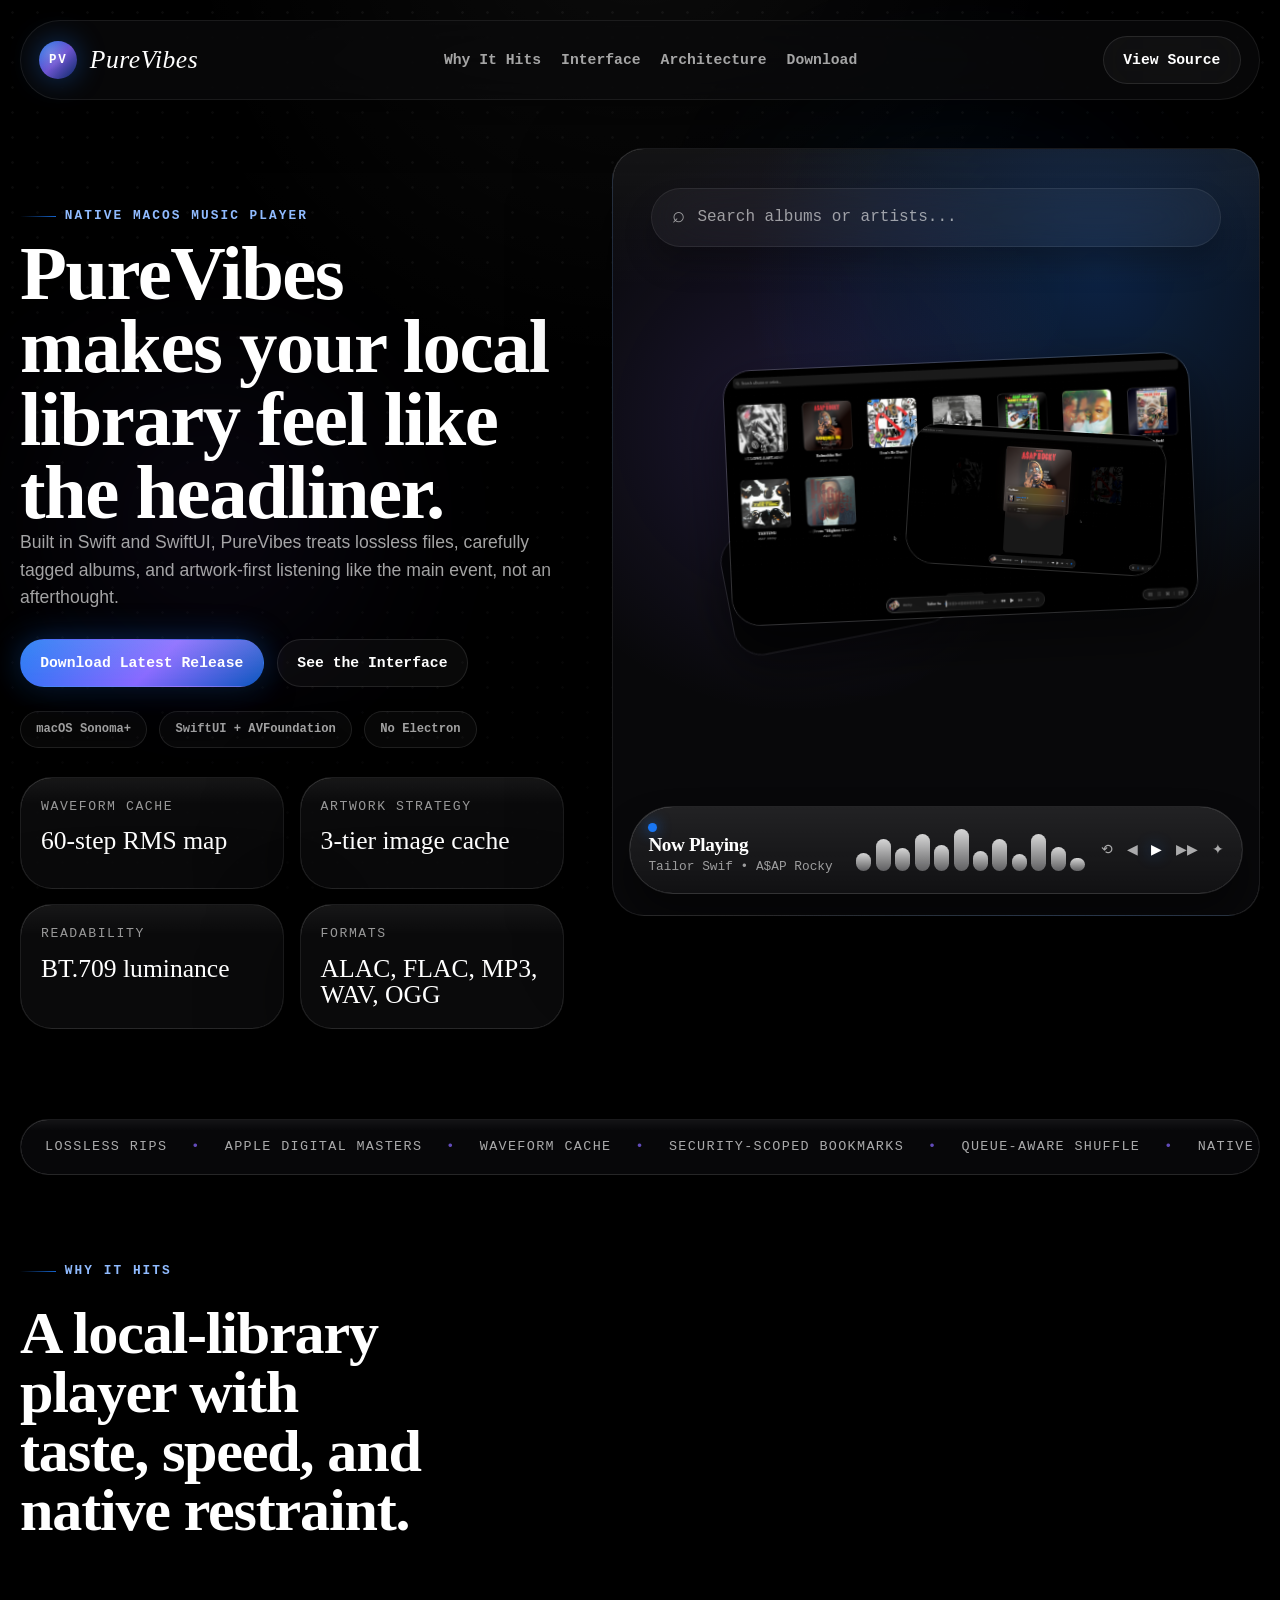
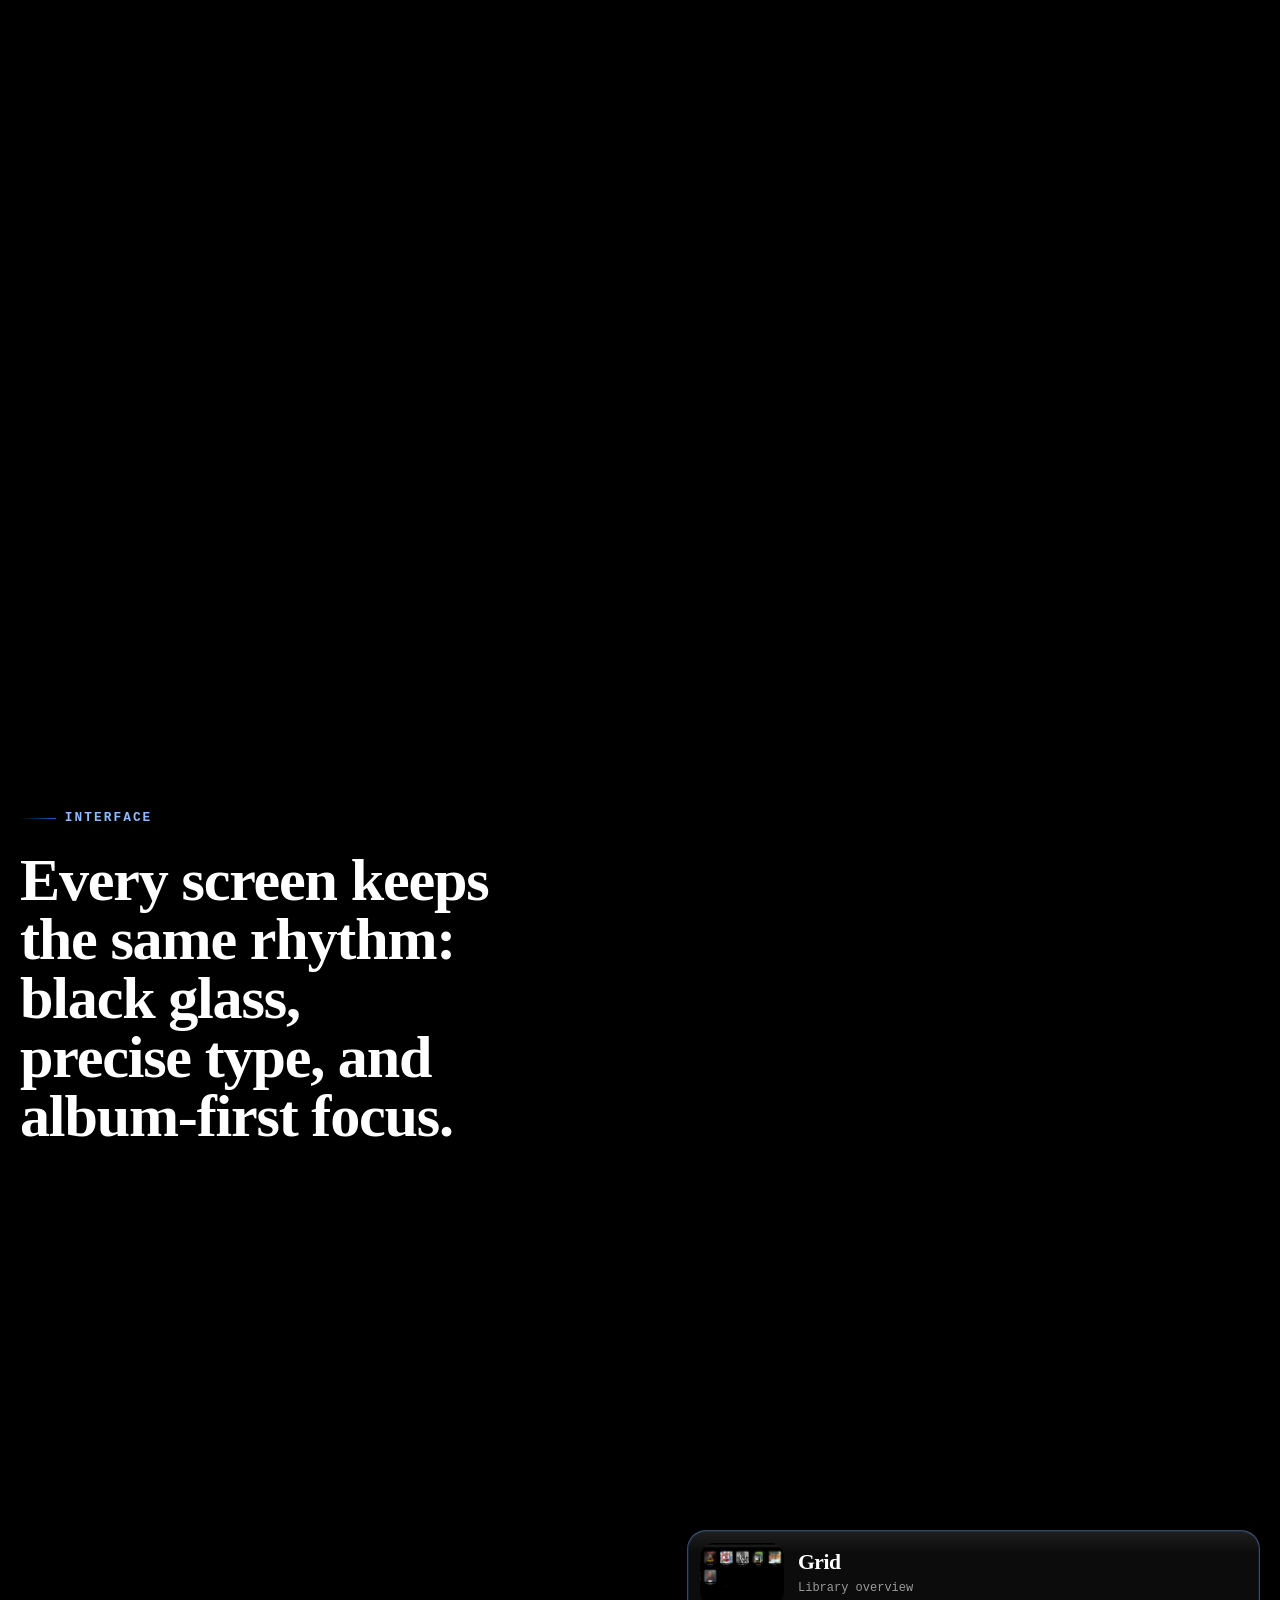
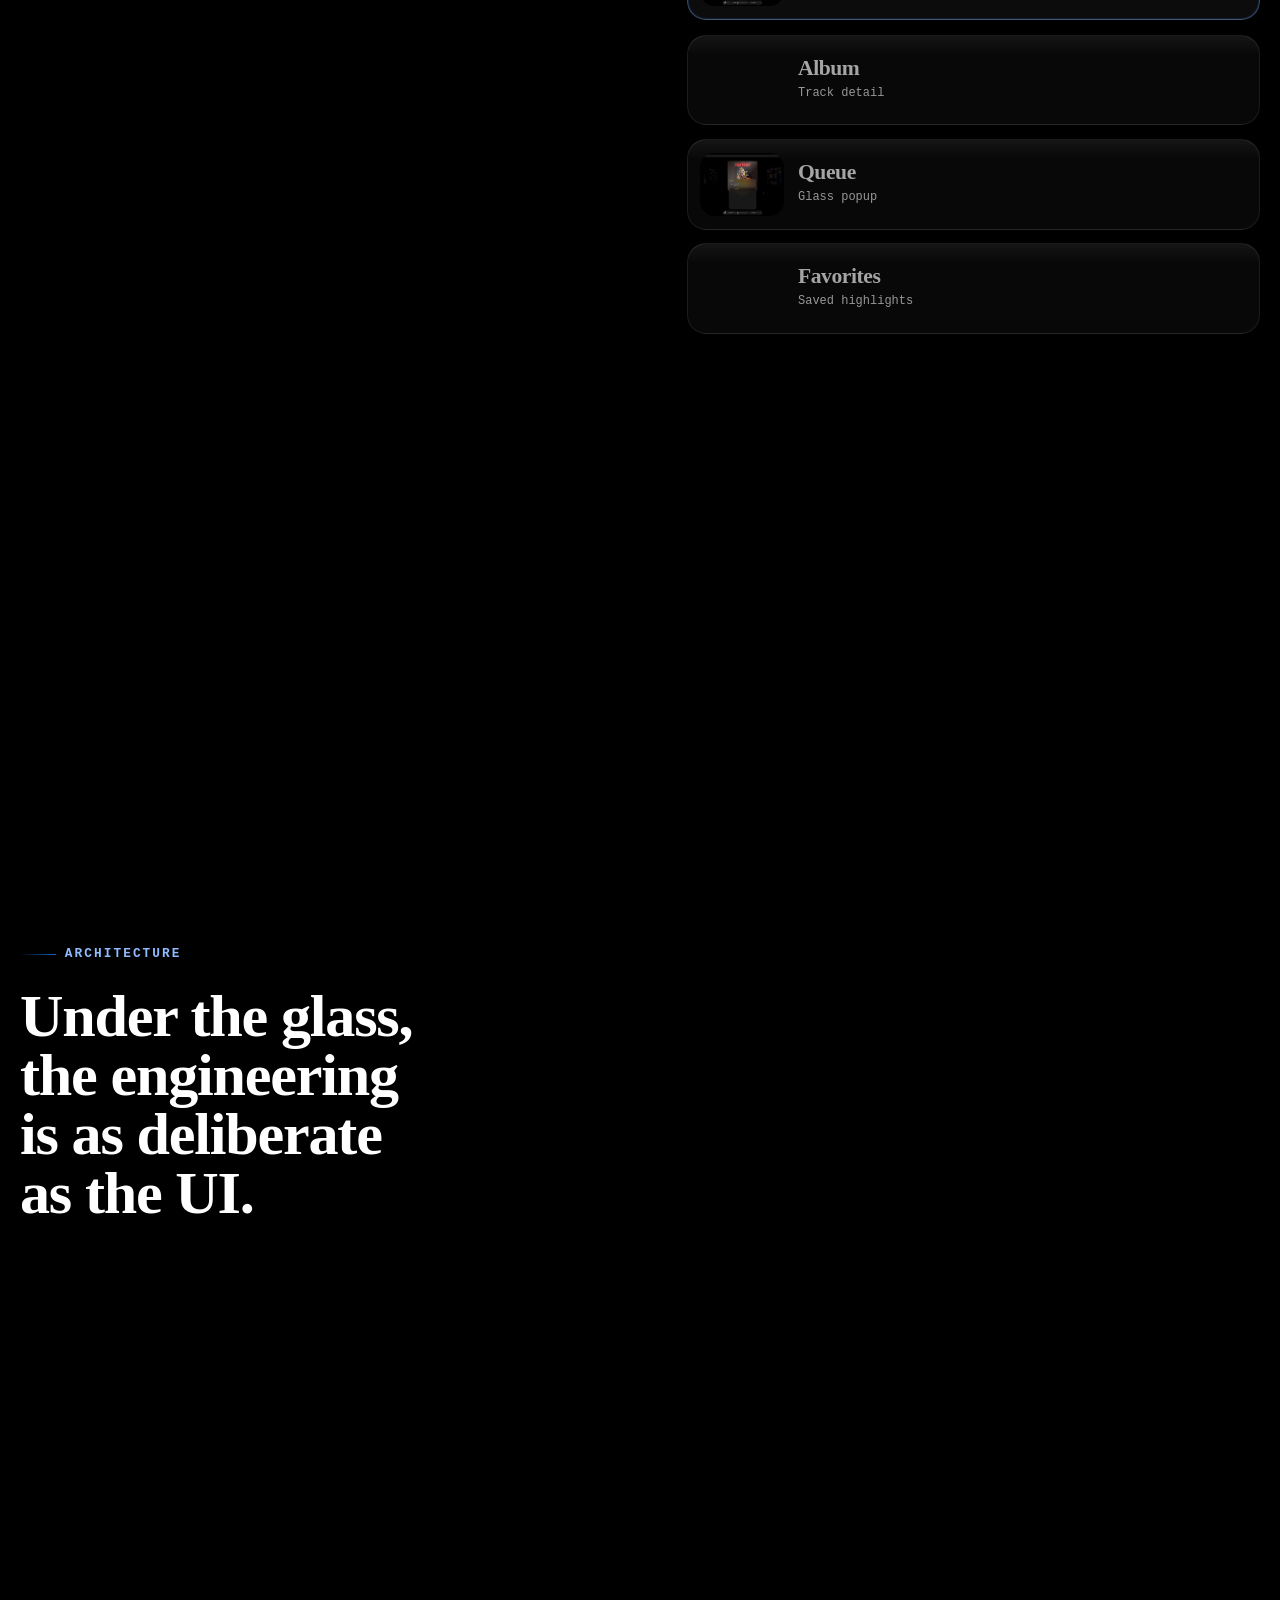
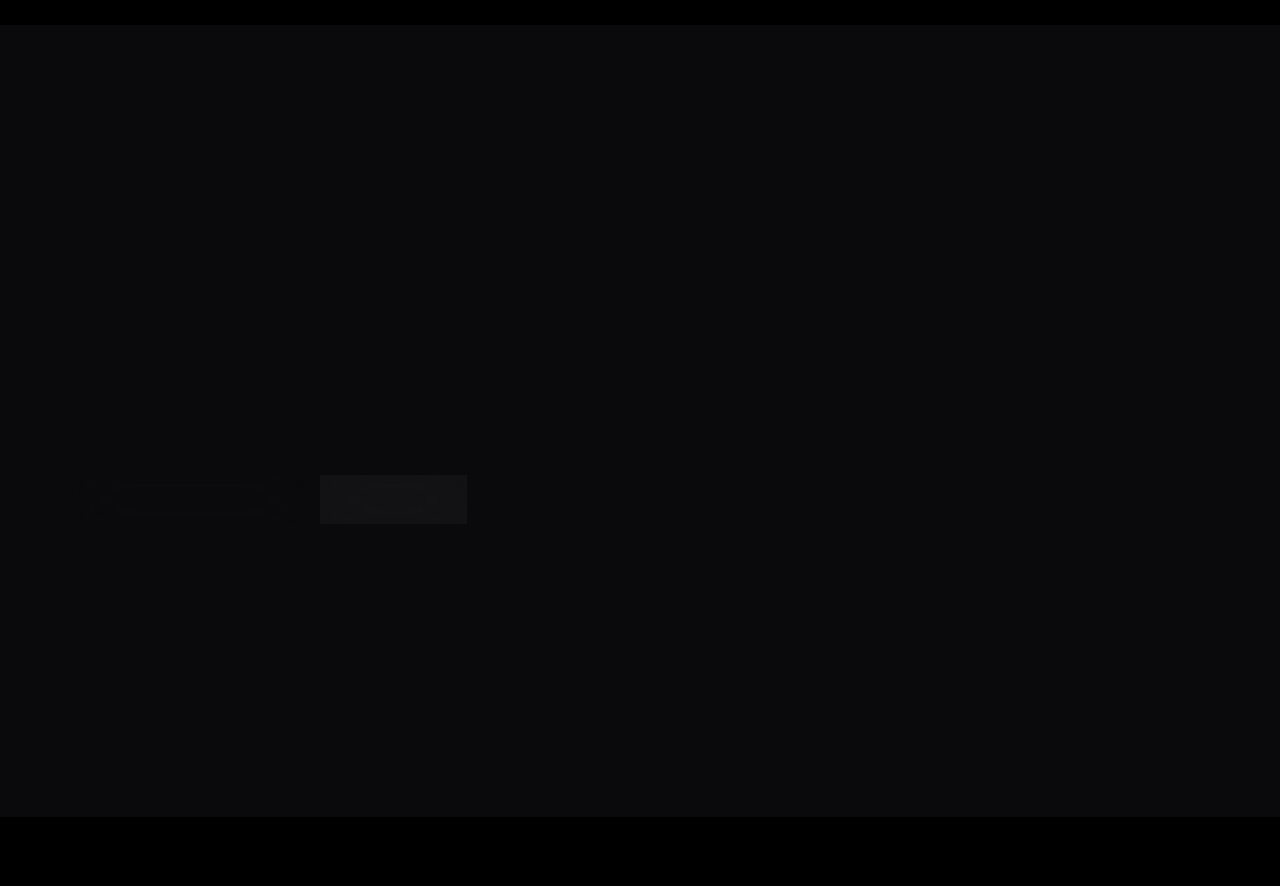
<file: index.html>
<!DOCTYPE html>
<html lang="en">
  <head>
    <meta charset="UTF-8" />
    <meta name="viewport" content="width=device-width, initial-scale=1.0" />
    <meta
      name="description"
      content="PureVibes is a minimal, high-fidelity macOS music player built in SwiftUI for listeners who care about local libraries, artwork, waveform detail, and native polish."
    />
    <meta name="theme-color" content="#000000" />
    <title>PureVibes | High-Fidelity Local Music Player for macOS</title>
    <link rel="preload" as="image" href="assets/purevibes/default-grid-view.png" fetchpriority="high" />
    <link rel="preload" as="image" href="assets/purevibes/album-view.png" />
    <link rel="stylesheet" href="styles/main.css" />
  </head>
  <body>
    <div class="ambient ambient--blue" aria-hidden="true"></div>
    <div class="ambient ambient--violet" aria-hidden="true"></div>
    <div class="ambient ambient--ice" aria-hidden="true"></div>
    <div class="site-shell">
      <header class="site-header" id="top" data-reveal>
        <a class="brand" href="#top" aria-label="PureVibes home">
          <span class="brand__mark" aria-hidden="true">PV</span>
          <span class="brand__text">PureVibes</span>
        </a>

        <nav class="site-nav" aria-label="Primary">
          <a href="#why">Why It Hits</a>
          <a href="#interface">Interface</a>
          <a href="#architecture">Architecture</a>
          <a href="#download">Download</a>
        </nav>

        <a class="button button--ghost" href="https://github.com/SrikarC6/PureVibes" target="_blank" rel="noreferrer">
          View Source
        </a>
      </header>

      <main>
        <section class="hero section-grid">
          <div class="hero__copy" data-reveal>
            <p class="eyebrow">Native macOS music player</p>
            <h1 class="display hero__title">PureVibes makes your local library feel like the headliner.</h1>
            <p class="hero__lede">
              Built in Swift and SwiftUI, PureVibes treats lossless files, carefully tagged albums, and artwork-first listening like
              the main event, not an afterthought.
            </p>

            <div class="hero__actions">
              <a
                class="button button--primary"
                href="https://github.com/SrikarC6/PureVibes/releases/latest"
                target="_blank"
                rel="noreferrer"
              >
                Download Latest Release
              </a>
              <a class="button button--secondary" href="#interface">See the Interface</a>
            </div>

            <ul class="hero__chips" aria-label="Key platform details">
              <li>macOS Sonoma+</li>
              <li>SwiftUI + AVFoundation</li>
              <li>No Electron</li>
            </ul>

            <dl class="hero__stats">
              <div class="stat-card surface">
                <dt>Waveform Cache</dt>
                <dd>60-step RMS map</dd>
              </div>
              <div class="stat-card surface">
                <dt>Artwork Strategy</dt>
                <dd>3-tier image cache</dd>
              </div>
              <div class="stat-card surface">
                <dt>Readability</dt>
                <dd>BT.709 luminance</dd>
              </div>
              <div class="stat-card surface">
                <dt>Formats</dt>
                <dd>ALAC, FLAC, MP3, WAV, OGG</dd>
              </div>
            </dl>
          </div>

          <div class="hero__stage surface" data-reveal data-tilt-root>
            <div class="search-shell mono" aria-hidden="true">
              <span class="search-shell__icon">⌕</span>
              <span>Search albums or artists...</span>
            </div>

            <div class="hero__stack">
              <figure class="screen-card screen-card--back" data-tilt-layer="back">
                <img
                  src="assets/purevibes/welcome-screen.png"
                  alt="PureVibes welcome screen with glowing wordmark and call-to-action button"
                  loading="eager"
                  decoding="async"
                />
              </figure>

              <figure class="screen-card screen-card--primary" data-tilt-layer="mid">
                <img
                  src="assets/purevibes/default-grid-view.png"
                  alt="PureVibes grid view with rounded album art, monospaced metadata, and dark glass controls"
                  loading="eager"
                  decoding="async"
                />
              </figure>

              <figure class="screen-card screen-card--floating" data-tilt-layer="front">
                <img
                  src="assets/purevibes/queue-menu.png"
                  alt="PureVibes queue panel floating above the library interface"
                  loading="lazy"
                  decoding="async"
                />
              </figure>
            </div>

            <div class="hero-player surface surface--pill" data-tilt-layer="front" aria-hidden="true">
              <div class="hero-player__meta">
                <span class="hero-player__dot"></span>
                <strong class="display">Now Playing</strong>
                <span class="mono">Tailor Swif • A$AP Rocky</span>
              </div>

              <div class="waveform" role="presentation">
                <span></span>
                <span></span>
                <span></span>
                <span></span>
                <span></span>
                <span></span>
                <span></span>
                <span></span>
                <span></span>
                <span></span>
                <span></span>
                <span></span>
              </div>

              <div class="hero-player__controls mono">
                <span>⟲</span>
                <span>◀</span>
                <span class="hero-player__play">▶</span>
                <span>▶▶</span>
                <span>✦</span>
              </div>
            </div>
          </div>
        </section>

        <section class="marquee-strip section-grid" aria-label="PureVibes signature traits" data-reveal>
          <div class="marquee-strip__shell surface surface--pill">
            <div class="marquee-track">
              <div class="marquee-group mono">
                <span>Lossless rips</span>
                <span>Apple Digital Masters</span>
                <span>Waveform cache</span>
                <span>Security-scoped bookmarks</span>
                <span>Queue-aware shuffle</span>
                <span>Native SwiftUI</span>
                <span>Artwork-first browsing</span>
              </div>
              <div class="marquee-group mono" aria-hidden="true">
                <span>Lossless rips</span>
                <span>Apple Digital Masters</span>
                <span>Waveform cache</span>
                <span>Security-scoped bookmarks</span>
                <span>Queue-aware shuffle</span>
                <span>Native SwiftUI</span>
                <span>Artwork-first browsing</span>
              </div>
            </div>
          </div>
        </section>

        <section class="story section-grid" id="why">
          <div class="section-heading" data-reveal>
            <p class="eyebrow">Why It Hits</p>
            <h2 class="display">A local-library player with taste, speed, and native restraint.</h2>
          </div>

          <div class="story__grid">
            <article class="story-quote surface" data-reveal>
              <p class="display story-quote__line">
                “Most music players treat local libraries as a downgrade from streaming. PureVibes treats them as the main event.”
              </p>
              <p class="story-quote__support mono">
                That attitude drives everything here: OLED-black presentation, artwork-led browsing, responsive queue controls, and a
                player that feels native because it is native.
              </p>
            </article>

            <div class="feature-stack" data-reveal>
              <article class="feature-card surface">
                <span class="feature-card__index mono">01</span>
                <h3 class="display">Album art does the talking</h3>
                <p>
                  Rounded covers, cinematic spacing, glass surfaces, and elegant serif typography make the UI feel closer to a
                  collector’s shelf than a spreadsheet.
                </p>
              </article>

              <article class="feature-card surface">
                <span class="feature-card__index mono">02</span>
                <h3 class="display">Waveforms without the lag</h3>
                <p>
                  RMS waveform maps are computed once, cached to CoreData, and reused instantly so scrub feedback feels immediate even
                  in large libraries.
                </p>
              </article>

              <article class="feature-card surface">
                <span class="feature-card__index mono">03</span>
                <h3 class="display">Metadata with real depth</h3>
                <p>
                  Apple Digital Master detection, advisory badges, bitrate quality tiers, and artwork fallbacks all surface the kind of
                  detail library obsessives actually notice.
                </p>
              </article>
            </div>
          </div>
        </section>

        <section class="showcase section-grid" id="interface">
          <div class="section-heading" data-reveal>
            <p class="eyebrow">Interface</p>
            <h2 class="display">Every screen keeps the same rhythm: black glass, precise type, and album-first focus.</h2>
          </div>

          <div class="showcase__layout">
            <div class="showcase__panel surface" data-reveal>
              <div class="showcase__panel-head">
                <span class="mono">Interface Preview</span>
                <span class="showcase__caption mono" data-shot-caption>Grid view with floating playback chrome</span>
              </div>

              <div class="showcase__viewport">
                <img
                  src="assets/purevibes/default-grid-view.png"
                  alt="PureVibes grid view"
                  class="showcase__image"
                  id="shot-image"
                  loading="eager"
                  decoding="async"
                />
              </div>
            </div>

            <div class="showcase__copy" data-reveal>
              <div class="showcase__copy-head">
                <p class="eyebrow">Real Screenshots</p>
                <h3 class="display" id="shot-title">Browse in an artwork-led grid</h3>
                <p id="shot-body">
                  The main library view balances huge album covers, understated search, and a floating mini-player so the interface
                  stays visually quiet until the music needs attention.
                </p>
              </div>

              <ul class="showcase__points mono" id="shot-points">
                <li>Rounded album cards with soft borders and native-feeling depth</li>
                <li>Monospaced support text keeps metadata readable without competing for focus</li>
                <li>Playback controls stay docked like a polished desktop utility, not a web widget</li>
              </ul>

              <div class="shot-tabs" role="tablist" aria-label="PureVibes interface screenshots">
                <button
                  class="shot-tab is-active"
                  type="button"
                  role="tab"
                  aria-selected="true"
                  data-shot="grid"
                >
                  <img src="assets/purevibes/default-grid-view.png" alt="" loading="lazy" decoding="async" />
                  <span>
                    <strong class="display">Grid</strong>
                    <small class="mono">Library overview</small>
                  </span>
                </button>

                <button class="shot-tab" type="button" role="tab" aria-selected="false" data-shot="album">
                  <img src="assets/purevibes/album-view.png" alt="" loading="lazy" decoding="async" />
                  <span>
                    <strong class="display">Album</strong>
                    <small class="mono">Track detail</small>
                  </span>
                </button>

                <button class="shot-tab" type="button" role="tab" aria-selected="false" data-shot="queue">
                  <img src="assets/purevibes/queue-menu.png" alt="" loading="lazy" decoding="async" />
                  <span>
                    <strong class="display">Queue</strong>
                    <small class="mono">Glass popup</small>
                  </span>
                </button>

                <button class="shot-tab" type="button" role="tab" aria-selected="false" data-shot="favorites">
                  <img src="assets/purevibes/favorites-view.png" alt="" loading="lazy" decoding="async" />
                  <span>
                    <strong class="display">Favorites</strong>
                    <small class="mono">Saved highlights</small>
                  </span>
                </button>

                <button class="shot-tab" type="button" role="tab" aria-selected="false" data-shot="welcome">
                  <img src="assets/purevibes/welcome-screen.png" alt="" loading="lazy" decoding="async" />
                  <span>
                    <strong class="display">Welcome</strong>
                    <small class="mono">First launch</small>
                  </span>
                </button>
              </div>
            </div>
          </div>
        </section>

        <section class="details section-grid">
          <div class="details__rail" data-reveal>
            <article class="detail-card surface">
              <p class="eyebrow">Playback</p>
              <h3 class="display">Queue management that behaves like a desktop app.</h3>
              <p>
                Drag-to-reorder, play-next, add-to-end, loop modes, shuffle recovery, and media key support keep playback control close
                at hand without bloating the main view.
              </p>
            </article>

            <article class="detail-card surface">
              <p class="eyebrow">Metadata</p>
              <h3 class="display">Apple Digital Master detection built from raw atoms.</h3>
              <p>
                Instead of hand-wavy labels, PureVibes checks `flvr`, `atID`, `cnID`, and ownership markers so surfaced metadata is tied
                to real file information.
              </p>
            </article>

            <article class="detail-card surface">
              <p class="eyebrow">Performance</p>
              <h3 class="display">Large libraries stay smooth by design.</h3>
              <p>
                Adaptive performance modes, thermal-aware caching, and lazy metadata resolution keep the UI responsive as collections
                scale up.
              </p>
            </article>
          </div>
        </section>

        <section class="architecture section-grid" id="architecture">
          <div class="section-heading" data-reveal>
            <p class="eyebrow">Architecture</p>
            <h2 class="display">Under the glass, the engineering is as deliberate as the UI.</h2>
          </div>

          <div class="architecture__grid">
            <article class="architecture-card surface" data-reveal>
              <p class="mono architecture-card__label">System Notes</p>
              <ul class="architecture-list mono">
                <li><strong>Artwork cache:</strong> full-res cache, thumbnail cache, and dominant-color memory layer</li>
                <li><strong>Waveform engine:</strong> chunked PCM sampling with persisted RMS energy maps</li>
                <li><strong>Contrast logic:</strong> ITU-R BT.709 luminance for readable overlays on artwork</li>
                <li><strong>Library access:</strong> security-scoped bookmarks for multi-folder persistence</li>
                <li><strong>Track resolution:</strong> bounded LRU metadata loading for better scaling</li>
              </ul>
            </article>

            <article class="architecture-card architecture-card--highlight surface" data-reveal>
              <p class="eyebrow">Built With</p>
              <h3 class="display">SwiftUI, AVFoundation, CoreData, and MediaPlayer.</h3>
              <p>
                No browser shell. No web view wrapper. Just a focused native stack tuned for music playback, artwork handling, and Now
                Playing integration on macOS.
              </p>
              <div class="stack-tags mono">
                <span>Swift 5.9+</span>
                <span>SwiftUI</span>
                <span>AVFoundation</span>
                <span>CoreData</span>
                <span>MediaPlayer</span>
              </div>
            </article>
          </div>
        </section>

        <section class="download section-grid" id="download">
          <article class="download-card surface" data-reveal>
            <p class="eyebrow">Download</p>
            <h2 class="display">PureVibes is ready when your library is.</h2>
            <p>
              Grab the latest release for macOS, or dive into the source if you want to study the implementation behind the player,
              waveform engine, and artwork-driven UI.
            </p>

            <div class="download-card__actions">
              <a
                class="button button--primary"
                href="https://github.com/SrikarC6/PureVibes/releases/latest"
                target="_blank"
                rel="noreferrer"
              >
                Get the Latest Release
              </a>
              <a
                class="button button--ghost"
                href="https://github.com/SrikarC6/PureVibes/issues/new"
                target="_blank"
                rel="noreferrer"
              >
                Report a Bug
              </a>
            </div>

            <p class="download-card__note mono">
              Distributed outside the App Store. A first-launch Gatekeeper approval may be required in macOS Privacy &amp; Security.
            </p>
          </article>
        </section>
      </main>

      <footer class="site-footer surface" data-reveal>
        <div>
          <p class="display">PureVibes</p>
          <p class="mono">Made for listeners who still care about their files.</p>
        </div>
        <div class="site-footer__links mono">
          <a href="https://github.com/SrikarC6/PureVibes" target="_blank" rel="noreferrer">GitHub</a>
          <a href="https://github.com/SrikarC6/PureVibes/releases/latest" target="_blank" rel="noreferrer">Latest Release</a>
          <span>© <span data-year></span> PureVibes</span>
        </div>
      </footer>
    </div>

    <script type="module" src="scripts/main.js"></script>
  </body>
</html>
</file>
<file: styles/main.css>
@layer reset, base, components, utilities;

@layer reset {
  *,
  *::before,
  *::after {
    box-sizing: border-box;
  }

  html {
    scroll-behavior: smooth;
    color-scheme: dark;
  }

  body,
  h1,
  h2,
  h3,
  p,
  ul,
  dl,
  dd {
    margin: 0;
  }

  ul {
    padding: 0;
    list-style: none;
  }

  img {
    display: block;
    max-width: 100%;
  }

  a {
    color: inherit;
    text-decoration: none;
  }

  button,
  input {
    font: inherit;
  }
}

@layer base {
  :root {
    --bg: #000000;
    --bg-elevated: rgba(14, 14, 16, 0.68);
    --bg-soft: rgba(255, 255, 255, 0.04);
    --bg-softer: rgba(255, 255, 255, 0.025);
    --border: rgba(255, 255, 255, 0.12);
    --border-strong: rgba(255, 255, 255, 0.24);
    --text: #ffffff;
    --text-dim: rgba(255, 255, 255, 0.64);
    --text-faint: rgba(255, 255, 255, 0.58);
    --accent: #1976f3;
    --accent-violet: #8667ff;
    --accent-strong: #0b56bf;
    --accent-soft: rgba(25, 118, 243, 0.18);
    --shadow: 0 30px 90px rgba(0, 0, 0, 0.58);
    --shadow-soft: 0 20px 48px rgba(0, 0, 0, 0.4);
    --radius-xl: 2rem;
    --radius-lg: 1.5rem;
    --radius-md: 1rem;
    --container: min(84rem, calc(100vw - 2.5rem));
    --display: "Baskerville", "Iowan Old Style", "Palatino Linotype", "Book Antiqua", "Times New Roman", serif;
    --mono: "SFMono-Regular", "SF Mono", ui-monospace, "Cascadia Mono", "Source Code Pro", Menlo, Monaco, Consolas, monospace;
    --sans: "Inter", "Segoe UI", "Helvetica Neue", Arial, sans-serif;
  }

  body {
    min-height: 100vh;
    font-family: var(--sans);
    line-height: 1.55;
    color: var(--text);
    background: var(--bg);
    overflow-x: clip;
  }

  body::before {
    content: "";
    position: fixed;
    inset: 0;
    background-image: radial-gradient(circle, rgba(255, 255, 255, 0.1) 1px, transparent 1.6px);
    background-size: 25px 25px;
    opacity: 0.48;
    pointer-events: none;
    z-index: -1;
    animation: grid-shimmer 18s linear infinite alternate;
  }

  body::after {
    content: "";
    position: fixed;
    inset: 0;
    background:
      radial-gradient(circle at 50% -10%, rgba(255, 255, 255, 0.05), transparent 42%),
      linear-gradient(180deg, rgba(0, 0, 0, 0), rgba(0, 0, 0, 0.5));
    pointer-events: none;
    z-index: -1;
  }

  ::selection {
    background: rgba(25, 118, 243, 0.32);
  }
}

@layer components {
  .ambient {
    position: fixed;
    inset: auto;
    border-radius: 999px;
    filter: blur(110px);
    opacity: 0.3;
    pointer-events: none;
    z-index: 0;
    animation: ambient-drift 18s ease-in-out infinite alternate;
  }

  .ambient--blue {
    top: 8rem;
    right: 12%;
    width: 20rem;
    height: 20rem;
    background: radial-gradient(circle, rgba(25, 118, 243, 0.75), rgba(25, 118, 243, 0));
  }

  .ambient--violet {
    top: 24rem;
    left: 6%;
    width: 17rem;
    height: 17rem;
    background: radial-gradient(circle, rgba(134, 103, 255, 0.52), rgba(134, 103, 255, 0));
    animation-delay: -8s;
  }

  .ambient--ice {
    bottom: 10rem;
    right: 22%;
    width: 16rem;
    height: 16rem;
    background: radial-gradient(circle, rgba(115, 177, 255, 0.4), rgba(115, 177, 255, 0));
    animation-delay: -3s;
  }

  .site-shell {
    position: relative;
    z-index: 1;
    width: var(--container);
    margin-inline: auto;
    padding-block: 1.25rem 2rem;
  }

  .site-header,
  .site-footer,
  .surface,
  .button,
  .search-shell,
  .shot-tab,
  .hero-player {
    backdrop-filter: blur(28px);
    -webkit-backdrop-filter: blur(28px);
  }

  .site-header {
    position: sticky;
    top: 1rem;
    z-index: 20;
    display: flex;
    align-items: center;
    justify-content: space-between;
    gap: 1rem;
    padding: 0.95rem 1.15rem;
    margin-bottom: 2rem;
    background: rgba(10, 10, 12, 0.7);
    border: 1px solid rgba(255, 255, 255, 0.08);
    border-radius: 999px;
    box-shadow: var(--shadow-soft);
  }

  .brand {
    display: inline-flex;
    align-items: center;
    gap: 0.8rem;
    min-width: 0;
  }

  .brand__mark {
    display: grid;
    place-items: center;
    inline-size: 2.35rem;
    block-size: 2.35rem;
    border-radius: 999px;
    background:
      radial-gradient(circle at 30% 30%, rgba(255, 255, 255, 0.2), transparent 48%),
      linear-gradient(135deg, rgba(25, 118, 243, 0.95), rgba(134, 103, 255, 0.82), rgba(7, 42, 103, 0.95));
    box-shadow: 0 0 1.8rem rgba(25, 118, 243, 0.4);
    font: 700 0.78rem/1 var(--mono);
    letter-spacing: 0.14em;
  }

  .brand__text {
    font-family: var(--display);
    font-size: clamp(1.35rem, 2vw, 1.65rem);
    font-style: italic;
    letter-spacing: 0.02em;
  }

  .site-nav {
    display: inline-flex;
    align-items: center;
    justify-content: center;
    gap: 1.25rem;
    color: var(--text-dim);
    font: 600 0.92rem/1 var(--mono);
  }

  .site-nav a {
    transition: color 180ms ease;
  }

  .site-nav a:hover,
  .site-nav a:focus-visible {
    color: var(--text);
  }

  .button {
    display: inline-flex;
    align-items: center;
    justify-content: center;
    gap: 0.65rem;
    min-height: 3rem;
    padding-inline: 1.2rem;
    border: 1px solid transparent;
    border-radius: 999px;
    font: 700 0.92rem/1 var(--mono);
    transition:
      transform 180ms ease,
      border-color 180ms ease,
      background-color 180ms ease,
      box-shadow 180ms ease,
      color 180ms ease;
  }

  .button:hover,
  .button:focus-visible {
    transform: translateY(-1px);
  }

  .button:focus-visible,
  .shot-tab:focus-visible,
  .site-nav a:focus-visible,
  .brand:focus-visible {
    outline: 2px solid rgba(25, 118, 243, 0.65);
    outline-offset: 3px;
  }

  .button--primary {
    color: white;
    background:
      linear-gradient(180deg, rgba(255, 255, 255, 0.12), transparent),
      linear-gradient(135deg, var(--accent), var(--accent-violet) 55%, var(--accent-strong));
    box-shadow:
      0 18px 32px rgba(0, 0, 0, 0.38),
      0 0 2rem rgba(25, 118, 243, 0.34);
  }

  .button--secondary,
  .button--ghost {
    color: var(--text);
    background: rgba(255, 255, 255, 0.035);
    border-color: rgba(255, 255, 255, 0.1);
  }

  .button--secondary:hover,
  .button--ghost:hover,
  .button--secondary:focus-visible,
  .button--ghost:focus-visible {
    border-color: var(--border-strong);
    background: rgba(255, 255, 255, 0.08);
  }

  .surface {
    position: relative;
    overflow: hidden;
    background:
      linear-gradient(180deg, rgba(255, 255, 255, 0.05), transparent 24%),
      rgba(14, 14, 16, 0.72);
    border: 1px solid rgba(255, 255, 255, 0.08);
    border-radius: var(--radius-xl);
    box-shadow: var(--shadow);
    isolation: isolate;
  }

  .surface::before {
    content: "";
    position: absolute;
    inset: -1px;
    border-radius: inherit;
    padding: 1px;
    background: linear-gradient(140deg, rgba(255, 255, 255, 0.6), rgba(255, 255, 255, 0.1) 52%, rgba(255, 255, 255, 0.4));
    mask:
      linear-gradient(#000 0 0) content-box,
      linear-gradient(#000 0 0);
    mask-composite: exclude;
    -webkit-mask:
      linear-gradient(#000 0 0) content-box,
      linear-gradient(#000 0 0);
    -webkit-mask-composite: xor;
    pointer-events: none;
    opacity: 0.6;
  }

  .stat-card::after,
  .feature-card::after,
  .detail-card::after,
  .architecture-card::after,
  .download-card::after,
  .shot-tab::after,
  .screen-card::after {
    content: "";
    position: absolute;
    inset: -35% auto auto -40%;
    width: 45%;
    height: 180%;
    background: linear-gradient(90deg, transparent, rgba(255, 255, 255, 0.16), transparent);
    transform: rotate(18deg) translateX(-120%);
    opacity: 0;
    transition:
      transform 420ms ease,
      opacity 240ms ease;
    pointer-events: none;
  }

  .stat-card:hover::after,
  .feature-card:hover::after,
  .detail-card:hover::after,
  .architecture-card:hover::after,
  .download-card:hover::after,
  .shot-tab:hover::after,
  .screen-card:hover::after,
  .stat-card:focus-within::after,
  .feature-card:focus-within::after,
  .detail-card:focus-within::after,
  .architecture-card:focus-within::after,
  .download-card:focus-within::after,
  .shot-tab:focus-visible::after {
    transform: rotate(18deg) translateX(250%);
    opacity: 1;
  }

  .surface--pill {
    border-radius: 999px;
  }

  .section-grid {
    margin-bottom: clamp(4.5rem, 7vw, 7rem);
  }

  .hero {
    display: grid;
    grid-template-columns: minmax(0, 34rem) minmax(0, 1fr);
    gap: clamp(1.5rem, 4vw, 3rem);
    align-items: start;
    min-height: min(90vh, 56rem);
    padding-top: clamp(0.5rem, 2vw, 1rem);
  }

  .hero__copy {
    padding-top: clamp(1rem, 4vw, 4rem);
  }

  .eyebrow {
    display: inline-flex;
    align-items: center;
    gap: 0.55rem;
    margin-bottom: 0.95rem;
    color: #90bbff;
    font: 700 0.8rem/1 var(--mono);
    letter-spacing: 0.16em;
    text-transform: uppercase;
  }

  .eyebrow::before {
    content: "";
    inline-size: 2.25rem;
    block-size: 1px;
    background: linear-gradient(90deg, rgba(25, 118, 243, 0), rgba(25, 118, 243, 0.85));
  }

  .display {
    font-family: var(--display);
    letter-spacing: -0.02em;
  }

  .hero__title,
  .section-heading h2,
  .download-card h2 {
    font-size: clamp(3rem, 6vw, 5.6rem);
    line-height: 0.95;
    text-wrap: balance;
  }

  .hero__lede,
  .showcase__copy-head p,
  .download-card p,
  .detail-card p,
  .feature-card p,
  .architecture-card p {
    max-width: 62ch;
    color: var(--text-dim);
    font-size: clamp(1rem, 1.6vw, 1.1rem);
  }

  .hero__actions {
    display: flex;
    flex-wrap: wrap;
    gap: 0.85rem;
    margin-top: 1.75rem;
  }

  .hero__chips {
    display: flex;
    flex-wrap: wrap;
    gap: 0.75rem;
    margin-top: 1.5rem;
  }

  .hero__chips li,
  .stack-tags span {
    padding: 0.7rem 0.95rem;
    color: var(--text-dim);
    background: rgba(255, 255, 255, 0.03);
    border: 1px solid rgba(255, 255, 255, 0.1);
    border-radius: 999px;
    font: 700 0.76rem/1 var(--mono);
  }

  .hero__stats {
    display: grid;
    grid-template-columns: repeat(2, minmax(0, 1fr));
    gap: 0.95rem;
    margin-top: 1.8rem;
  }

  .stat-card {
    padding: 1.2rem 1.25rem;
    min-height: 7rem;
  }

  .stat-card dt,
  .architecture-card__label,
  .showcase__caption,
  .mono {
    font-family: var(--mono);
  }

  .stat-card dt {
    color: var(--text-faint);
    font-size: 0.82rem;
    letter-spacing: 0.12em;
    text-transform: uppercase;
  }

  .stat-card dd {
    margin-top: 0.7rem;
    font-family: var(--display);
    font-size: clamp(1.3rem, 2vw, 1.8rem);
    line-height: 1.05;
  }

  .hero__stage {
    min-height: 48rem;
    padding: clamp(1.5rem, 3vw, 2.5rem);
    background:
      radial-gradient(circle at 75% 16%, rgba(25, 118, 243, 0.24), transparent 22rem),
      radial-gradient(circle at 28% 36%, rgba(134, 103, 255, 0.16), transparent 18rem),
      linear-gradient(180deg, rgba(255, 255, 255, 0.05), transparent 18%),
      rgba(10, 10, 12, 0.84);
  }

  .search-shell {
    display: inline-flex;
    align-items: center;
    gap: 0.8rem;
    width: 100%;
    padding: 1rem 1.2rem;
    color: var(--text-faint);
    background: rgba(255, 255, 255, 0.035);
    border: 1px solid rgba(255, 255, 255, 0.08);
    border-radius: 999px;
    font-size: 1rem;
    box-shadow: 0 18px 28px rgba(0, 0, 0, 0.24);
  }

  .search-shell__icon {
    font-size: 1.35rem;
    line-height: 1;
  }

  .hero__stack {
    position: relative;
    min-height: 31rem;
    margin-top: 1.4rem;
  }

  .screen-card {
    position: absolute;
    overflow: hidden;
    border: 1px solid rgba(255, 255, 255, 0.18);
    border-radius: 1.8rem;
    box-shadow: 0 24px 56px rgba(0, 0, 0, 0.52);
    transform-style: preserve-3d;
    will-change: transform;
  }

  .screen-card img {
    inline-size: 100%;
    block-size: 100%;
    object-fit: cover;
  }

  .screen-card--back {
    inset: auto auto 6.75rem 2rem;
    width: min(40%, 17rem);
    transform:
      translate3d(calc(var(--pointer-x, 0) * -16px), calc(var(--pointer-y, 0) * -12px), 0)
      rotate(-11deg)
      scale(0.98);
    opacity: 0.72;
    filter: saturate(0.9);
  }

  .screen-card--primary {
    inset: 4.75rem auto auto 2.25rem;
    width: min(82%, 41rem);
    transform:
      translate3d(calc(var(--pointer-x, 0) * -28px), calc(var(--pointer-y, 0) * -20px), 0)
      rotate(-2.5deg);
  }

  .screen-card--floating {
    inset: 9rem 1rem auto auto;
    width: min(45%, 22rem);
    transform:
      translate3d(calc(var(--pointer-x, 0) * 26px), calc(var(--pointer-y, 0) * 14px), 0)
      rotate(3.5deg);
  }

  .hero-player {
    position: absolute;
    left: 50%;
    right: auto;
    bottom: 1.35rem;
    display: grid;
    grid-template-columns: auto 1fr auto;
    gap: 1rem;
    align-items: center;
    width: min(calc(100% - 2rem), 40rem);
    padding: 1rem 1.15rem;
    transform:
      translateX(-50%)
      translate3d(calc(var(--pointer-x, 0) * 14px), calc(var(--pointer-y, 0) * 8px), 0);
    background:
      linear-gradient(180deg, rgba(255, 255, 255, 0.07), transparent),
      rgba(20, 20, 22, 0.84);
    box-shadow: 0 24px 38px rgba(0, 0, 0, 0.42);
  }

  .hero-player__meta {
    display: grid;
    gap: 0.18rem;
    min-width: 12rem;
  }

  .hero-player__meta strong {
    font-size: 1.2rem;
    line-height: 1;
  }

  .hero-player__meta span:last-child {
    color: var(--text-faint);
    font-size: 0.8rem;
  }

  .hero-player__dot {
    inline-size: 0.55rem;
    block-size: 0.55rem;
    border-radius: 999px;
    background: var(--accent);
    box-shadow: 0 0 0.85rem rgba(25, 118, 243, 0.8);
  }

  .waveform {
    display: grid;
    grid-template-columns: repeat(12, minmax(0, 1fr));
    align-items: end;
    gap: 0.28rem;
    min-height: 2.5rem;
  }

  .waveform span {
    display: block;
    inline-size: 100%;
    min-height: 0.55rem;
    background: linear-gradient(180deg, rgba(255, 255, 255, 0.82), rgba(255, 255, 255, 0.32));
    border-radius: 999px;
    animation: pulse-wave 1.6s ease-in-out infinite;
    animation-delay: calc(var(--index, 0) * 90ms);
  }

  .waveform span:nth-child(1) {
    --index: 0;
    height: 1.15rem;
  }

  .waveform span:nth-child(2) {
    --index: 1;
    height: 2rem;
  }

  .waveform span:nth-child(3) {
    --index: 2;
    height: 1.45rem;
  }

  .waveform span:nth-child(4) {
    --index: 3;
    height: 2.35rem;
  }

  .waveform span:nth-child(5) {
    --index: 4;
    height: 1.65rem;
  }

  .waveform span:nth-child(6) {
    --index: 5;
    height: 2.65rem;
  }

  .waveform span:nth-child(7) {
    --index: 6;
    height: 1.25rem;
  }

  .waveform span:nth-child(8) {
    --index: 7;
    height: 2rem;
  }

  .waveform span:nth-child(9) {
    --index: 8;
    height: 1.1rem;
  }

  .waveform span:nth-child(10) {
    --index: 9;
    height: 2.3rem;
  }

  .waveform span:nth-child(11) {
    --index: 10;
    height: 1.5rem;
  }

  .waveform span:nth-child(12) {
    --index: 11;
    height: 0.85rem;
  }

  .hero-player__controls {
    display: inline-flex;
    align-items: center;
    gap: 0.85rem;
    color: var(--text-dim);
    font-size: 0.9rem;
  }

  .hero-player__play {
    color: white;
    text-shadow: 0 0 1rem rgba(25, 118, 243, 0.48);
  }

  .section-heading {
    display: grid;
    gap: 0.7rem;
    margin-bottom: 2.15rem;
  }

  .section-heading h2 {
    max-width: 16ch;
    font-size: clamp(2.3rem, 4.7vw, 4.3rem);
    line-height: 0.98;
  }

  .story__grid,
  .architecture__grid,
  .showcase__layout {
    display: grid;
    gap: 1.25rem;
  }

  .story__grid {
    grid-template-columns: minmax(0, 1.05fr) minmax(0, 0.95fr);
    align-items: start;
  }

  .story-quote,
  .download-card {
    padding: clamp(2rem, 4vw, 3.5rem);
  }

  .story-quote__line {
    max-width: 18ch;
    font-size: clamp(2rem, 4vw, 3.45rem);
    line-height: 1;
  }

  .story-quote__support {
    margin-top: 1.25rem;
    max-width: 52ch;
    color: var(--text-faint);
    font-size: 0.96rem;
  }

  .feature-stack {
    display: grid;
    gap: 1rem;
  }

  .feature-card,
  .detail-card,
  .architecture-card {
    padding: clamp(1.7rem, 3vw, 2.85rem);
  }

  .feature-card__index {
    display: inline-block;
    margin-bottom: 0.85rem;
    color: #90bbff;
    font-size: 0.82rem;
  }

  .feature-card h3,
  .detail-card h3,
  .architecture-card h3 {
    margin-bottom: 0.55rem;
    font-size: clamp(1.45rem, 2.4vw, 2rem);
    line-height: 1.02;
  }

  .showcase__layout {
    grid-template-columns: minmax(0, 1.06fr) minmax(0, 0.94fr);
    align-items: start;
  }

  .showcase__panel {
    padding: clamp(1.4rem, 2vw, 1.8rem);
  }

  .showcase__panel-head {
    display: flex;
    align-items: center;
    justify-content: space-between;
    gap: 1rem;
    margin-bottom: 0.85rem;
    color: var(--text-faint);
    font-size: 0.82rem;
  }

  .showcase__viewport {
    overflow: hidden;
    border-radius: calc(var(--radius-xl) - 0.4rem);
    background: rgba(255, 255, 255, 0.025);
    border: 1px solid rgba(255, 255, 255, 0.08);
  }

  .showcase__image {
    width: 100%;
    aspect-ratio: 16 / 11;
    object-fit: cover;
    transition:
      opacity 260ms ease,
      transform 260ms ease,
      filter 260ms ease;
  }

  .showcase__image.is-swapping {
    opacity: 0.32;
    transform: scale(1.02);
    filter: saturate(0.92);
  }

  .showcase__copy {
    display: grid;
    gap: 1.2rem;
  }

  .showcase__copy-head {
    display: grid;
    gap: 0.6rem;
  }

  .showcase__copy-head h3 {
    font-size: clamp(2rem, 3.2vw, 3rem);
    line-height: 0.98;
  }

  .showcase__points {
    display: grid;
    gap: 0.75rem;
    color: var(--text-faint);
    font-size: 0.92rem;
  }

  .showcase__points li {
    position: relative;
    padding-left: 1.2rem;
  }

  .showcase__points li::before {
    content: "";
    position: absolute;
    left: 0;
    top: 0.6rem;
    inline-size: 0.45rem;
    block-size: 0.45rem;
    border-radius: 999px;
    background: linear-gradient(135deg, var(--accent), white);
    box-shadow: 0 0 0.9rem rgba(25, 118, 243, 0.4);
  }

  .shot-tabs {
    display: grid;
    gap: 0.85rem;
  }

  .shot-tab {
    position: relative;
    overflow: hidden;
    isolation: isolate;
    display: grid;
    grid-template-columns: 5.25rem minmax(0, 1fr);
    gap: 0.85rem;
    align-items: center;
    padding: 0.8rem;
    text-align: left;
    color: var(--text-dim);
    background:
      linear-gradient(180deg, rgba(255, 255, 255, 0.05), transparent 22%),
      rgba(12, 12, 14, 0.68);
    border: 1px solid rgba(255, 255, 255, 0.08);
    border-radius: 1.2rem;
    transition:
      transform 180ms ease,
      border-color 180ms ease,
      background-color 180ms ease,
      color 180ms ease,
      box-shadow 180ms ease;
    cursor: pointer;
    box-shadow: 0 18px 30px rgba(0, 0, 0, 0.28);
  }

  .shot-tab img {
    width: 100%;
    aspect-ratio: 4 / 3;
    object-fit: cover;
    border-radius: 0.9rem;
  }

  .shot-tab strong {
    display: block;
    font-size: 1.35rem;
    line-height: 1;
  }

  .shot-tab small {
    display: block;
    margin-top: 0.3rem;
    color: var(--text-faint);
    font-size: 0.75rem;
  }

  .shot-tab:hover,
  .shot-tab:focus-visible,
  .shot-tab.is-active {
    color: var(--text);
    transform: translateY(-1px);
    background:
      linear-gradient(180deg, rgba(255, 255, 255, 0.08), transparent 24%),
      rgba(16, 16, 18, 0.76);
    border-color: rgba(144, 187, 255, 0.34);
    box-shadow: 0 24px 36px rgba(0, 0, 0, 0.36);
  }

  .shot-tab.is-active {
    box-shadow: inset 0 0 0 1px rgba(25, 118, 243, 0.16);
  }

  .details__rail {
    display: grid;
    grid-template-columns: repeat(3, minmax(0, 1fr));
    gap: 1rem;
  }

  .architecture__grid {
    grid-template-columns: minmax(0, 1fr) minmax(0, 0.9fr);
    align-items: start;
  }

  .architecture-card__label {
    color: #90bbff;
    font-size: 0.78rem;
    letter-spacing: 0.16em;
    text-transform: uppercase;
  }

  .architecture-list {
    display: grid;
    gap: 0.9rem;
    margin-top: 1.2rem;
    color: var(--text-dim);
    font-size: 0.9rem;
  }

  .architecture-list strong {
    color: var(--text);
  }

  .architecture-card--highlight {
    min-height: 100%;
    background:
      radial-gradient(circle at 20% 20%, rgba(25, 118, 243, 0.2), transparent 12rem),
      radial-gradient(circle at 78% 16%, rgba(134, 103, 255, 0.14), transparent 13rem),
      linear-gradient(180deg, rgba(255, 255, 255, 0.05), transparent 18%),
      rgba(13, 13, 15, 0.82);
  }

  .stack-tags {
    display: flex;
    flex-wrap: wrap;
    gap: 0.6rem;
    margin-top: 1.2rem;
  }

  .download-card {
    background:
      radial-gradient(circle at 20% 20%, rgba(25, 118, 243, 0.22), transparent 18rem),
      radial-gradient(circle at 82% 18%, rgba(134, 103, 255, 0.14), transparent 16rem),
      radial-gradient(circle at 85% 18%, rgba(255, 255, 255, 0.06), transparent 16rem),
      rgba(12, 12, 14, 0.88);
  }

  .download-card__actions {
    display: flex;
    flex-wrap: wrap;
    gap: 0.85rem;
    margin-top: 1.5rem;
  }

  .download-card__note {
    margin-top: 1.35rem;
    color: var(--text-faint);
    font-size: 0.84rem;
  }

  .site-footer {
    display: flex;
    align-items: center;
    justify-content: space-between;
    gap: 1rem;
    padding: 1.45rem 1.7rem;
    background: rgba(12, 12, 14, 0.72);
  }

  .site-footer .display {
    font-size: 1.7rem;
    font-style: italic;
  }

  .site-footer__links {
    display: flex;
    flex-wrap: wrap;
    justify-content: flex-end;
    gap: 1rem;
    color: var(--text-faint);
    font-size: 0.85rem;
  }

  [data-reveal] {
    opacity: 0;
    transform: translateY(1.4rem);
    filter: blur(0.45rem);
    transition:
      opacity 600ms ease,
      transform 600ms ease,
      filter 600ms ease;
  }

  [data-reveal].is-visible {
    opacity: 1;
    transform: translateY(0);
    filter: blur(0);
  }

  .marquee-strip__shell {
    overflow: hidden;
    padding: 1.05rem 0;
    background:
      linear-gradient(180deg, rgba(255, 255, 255, 0.05), transparent 20%),
      rgba(10, 10, 12, 0.76);
  }

  .marquee-track {
    display: flex;
    width: max-content;
    animation: marquee-scroll 28s linear infinite;
  }

  .marquee-group {
    display: inline-flex;
    align-items: center;
    flex-shrink: 0;
    gap: 1.5rem;
    min-width: max-content;
    padding-inline: 1.5rem;
    color: rgba(255, 255, 255, 0.66);
    font-size: 0.84rem;
    letter-spacing: 0.1em;
    text-transform: uppercase;
  }

  .marquee-group span {
    position: relative;
  }

  .marquee-group span::after {
    content: "•";
    margin-left: 1.5rem;
    color: rgba(134, 103, 255, 0.72);
  }

  .marquee-group span:last-child::after {
    display: none;
  }

  @media (max-width: 72rem) {
    .site-header {
      border-radius: 1.3rem;
    }

    .site-nav {
      display: none;
    }

    .hero,
    .story__grid,
    .showcase__layout,
    .architecture__grid,
    .details__rail {
      grid-template-columns: 1fr;
    }

    .hero__copy {
      padding-top: 0.5rem;
    }

    .hero__stage {
      min-height: 41rem;
    }

    .section-heading h2 {
      max-width: 20ch;
    }
  }

  @media (max-width: 54rem) {
    .site-shell {
      width: min(100vw - 1.25rem, 84rem);
      padding-block: 0.75rem 1.4rem;
    }

    .site-header,
    .site-footer,
    .hero__stage,
    .story-quote,
    .download-card,
    .feature-card,
    .detail-card,
    .architecture-card {
      border-radius: 1.35rem;
    }

    .site-header {
      position: static;
      padding: 0.9rem 1rem;
      margin-bottom: 1.25rem;
    }

    .site-footer {
      flex-direction: column;
      align-items: flex-start;
    }

    .hero {
      min-height: auto;
    }

    .hero__stats {
      grid-template-columns: 1fr;
    }

    .hero__stage {
      padding: 1rem;
      min-height: 34rem;
    }

    .hero__stack {
      min-height: 24rem;
    }

    .ambient {
      opacity: 0.2;
    }

    .screen-card--back {
      left: 0.75rem;
      bottom: 5.5rem;
      width: 36%;
    }

    .screen-card--primary {
      left: 0.9rem;
      width: calc(100% - 2rem);
    }

    .screen-card--floating {
      top: 8rem;
      right: 0.8rem;
      width: 48%;
    }

    .hero-player {
      position: relative;
      inset: auto;
      left: auto;
      width: 100%;
      margin-top: 18rem;
      transform: none;
      grid-template-columns: 1fr;
      justify-items: start;
      border-radius: 1.2rem;
    }

    .showcase__panel-head {
      flex-direction: column;
      align-items: flex-start;
    }

    .showcase__image {
      aspect-ratio: 4 / 3;
    }

    .shot-tab {
      grid-template-columns: 4.5rem minmax(0, 1fr);
    }
  }

  @media (prefers-reduced-motion: reduce) {
    html {
      scroll-behavior: auto;
    }

    *,
    *::before,
    *::after {
      animation-duration: 1ms !important;
      animation-iteration-count: 1 !important;
      transition-duration: 1ms !important;
      scroll-behavior: auto !important;
    }

    [data-reveal] {
      opacity: 1;
      transform: none;
      filter: none;
    }

    .ambient,
    body::before,
    .marquee-track {
      animation: none;
    }
  }
}

@layer utilities {
  @keyframes grid-shimmer {
    0% {
      opacity: 0.38;
      transform: translate3d(0, 0, 0);
    }

    100% {
      opacity: 0.52;
      transform: translate3d(6px, -4px, 0);
    }
  }

  @keyframes ambient-drift {
    0% {
      transform: translate3d(0, 0, 0) scale(1);
    }

    100% {
      transform: translate3d(2rem, -1.5rem, 0) scale(1.08);
    }
  }

  @keyframes marquee-scroll {
    0% {
      transform: translateX(0);
    }

    100% {
      transform: translateX(-50%);
    }
  }

  @keyframes pulse-wave {
    0%,
    100% {
      transform: scaleY(0.75);
      opacity: 0.52;
    }

    50% {
      transform: scaleY(1.08);
      opacity: 1;
    }
  }
}
</file>
